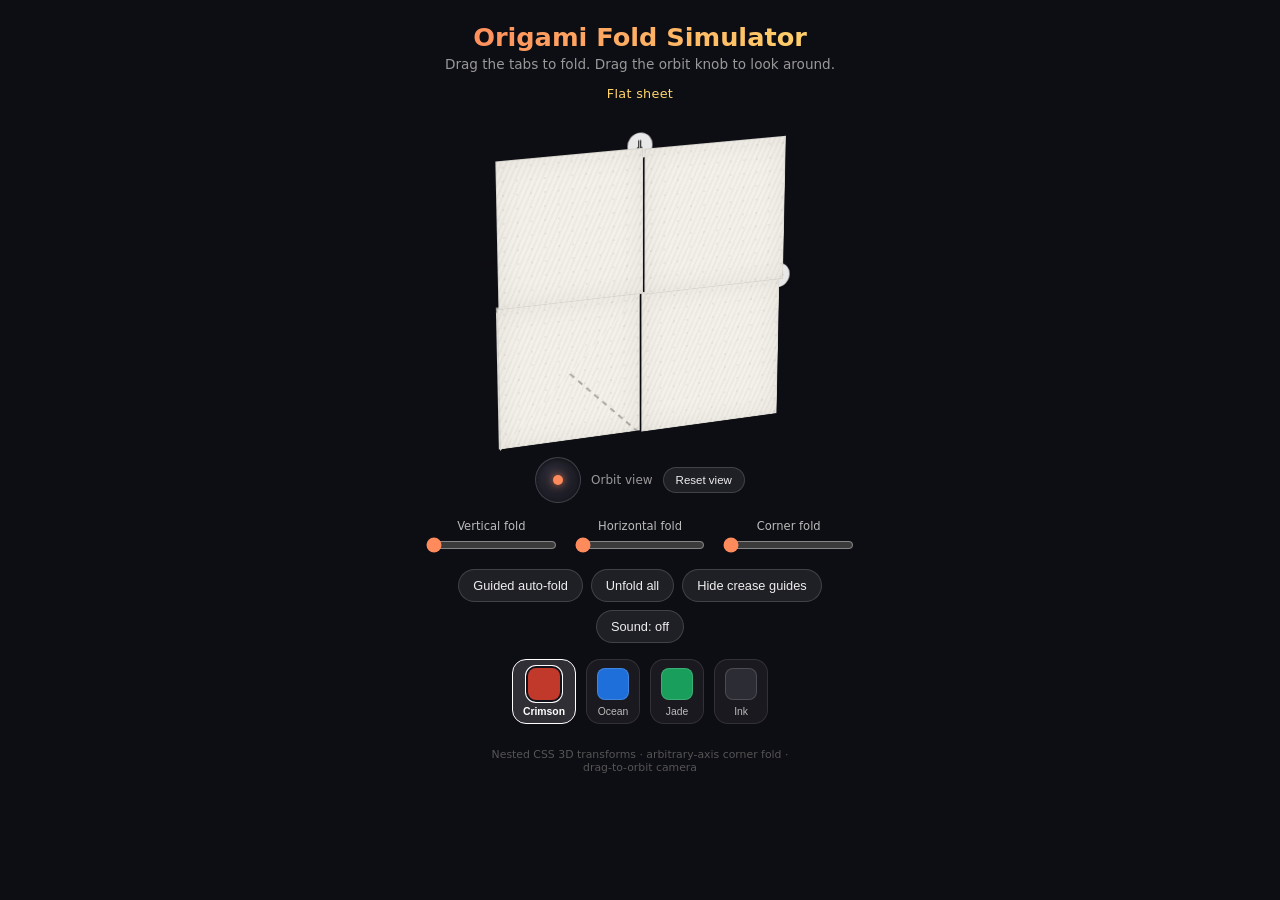
<file: index.html>
<!DOCTYPE html>
<html lang="en">
<head>
<meta charset="UTF-8">
<meta name="viewport" content="width=device-width, initial-scale=1.0">
<title>Origami Fold Simulator</title>
<link rel="stylesheet" href="style.css">
</head>
<body>

  <header>
    <h1>Origami Fold Simulator</h1>
    <p class="subtitle">Drag the tabs to fold. Drag the orbit knob to look around.</p>
  </header>

  <div id="statusLine">Flat sheet</div>

  <div id="stage">
    <div class="scene" id="scene">

      <div class="paper-shadow" id="paperShadow"></div>

      <div class="paper" id="paper">

        <div class="group group-top" id="groupTop">
          <div class="quad quad-tl" id="quadTL">
            <div class="face face-front"></div>
            <div class="face face-back"></div>
          </div>
          <div class="quad quad-tr" id="quadTR">
            <div class="face face-front"></div>
            <div class="face face-back"></div>
          </div>
        </div>

        <div class="group group-bottom" id="groupBottom">
          <div class="quad quad-bl" id="quadBL">
            <div class="face face-front"></div>
            <div class="face face-back"></div>

            <div class="corner-flap" id="cornerFlap">
              <div class="face face-front corner-face"></div>
              <div class="face face-back corner-face"></div>
            </div>
          </div>
          <div class="quad quad-br" id="quadBR">
            <div class="face face-front"></div>
            <div class="face face-back"></div>
          </div>
        </div>

        <div class="crease crease-v"></div>
        <div class="crease crease-h"></div>
        <div class="crease crease-d"></div>

        <div class="handle handle-v" id="handleV" title="Drag to fold left/right">⇤</div>
        <div class="handle handle-h" id="handleH" title="Drag to fold down">⇓</div>
      </div>
    </div>
  </div>

  <div class="orbit-row">
    <div class="orbit-knob" id="orbitKnob" title="Drag to rotate view">
      <div class="orbit-dot"></div>
    </div>
    <span class="orbit-label">Orbit view</span>
    <button id="resetViewBtn">Reset view</button>
  </div>

  <div id="ui">
    <div class="sliders">
      <label>
        Vertical fold
        <input type="range" id="foldVSlider" min="0" max="180" value="0">
      </label>
      <label>
        Horizontal fold
        <input type="range" id="foldHSlider" min="0" max="180" value="0">
      </label>
      <label>
        Corner fold
        <input type="range" id="foldCSlider" min="0" max="180" value="0">
      </label>
    </div>

    <div class="buttons">
      <button id="autoFoldBtn">Guided auto-fold</button>
      <button id="unfoldBtn">Unfold all</button>
      <button id="creaseToggleBtn">Hide crease guides</button>
      <button id="soundBtn">Sound: off</button>
    </div>

    <div class="palette">
      <button class="palette-btn active" data-back="#c0392b">
        <span class="swatch" style="background:#c0392b"></span>
        <span class="palette-label">Crimson</span>
      </button>
      <button class="palette-btn" data-back="#1e6fd9">
        <span class="swatch" style="background:#1e6fd9"></span>
        <span class="palette-label">Ocean</span>
      </button>
      <button class="palette-btn" data-back="#1a9e5c">
        <span class="swatch" style="background:#1a9e5c"></span>
        <span class="palette-label">Jade</span>
      </button>
      <button class="palette-btn" data-back="#2c2c34">
        <span class="swatch" style="background:#2c2c34"></span>
        <span class="palette-label">Ink</span>
      </button>
    </div>
  </div>

  <footer>
    <p>Nested CSS 3D transforms &middot; arbitrary-axis corner fold &middot; drag-to-orbit camera</p>
  </footer>

  <script src="script.js"></script>
</body>
</html>
</file>
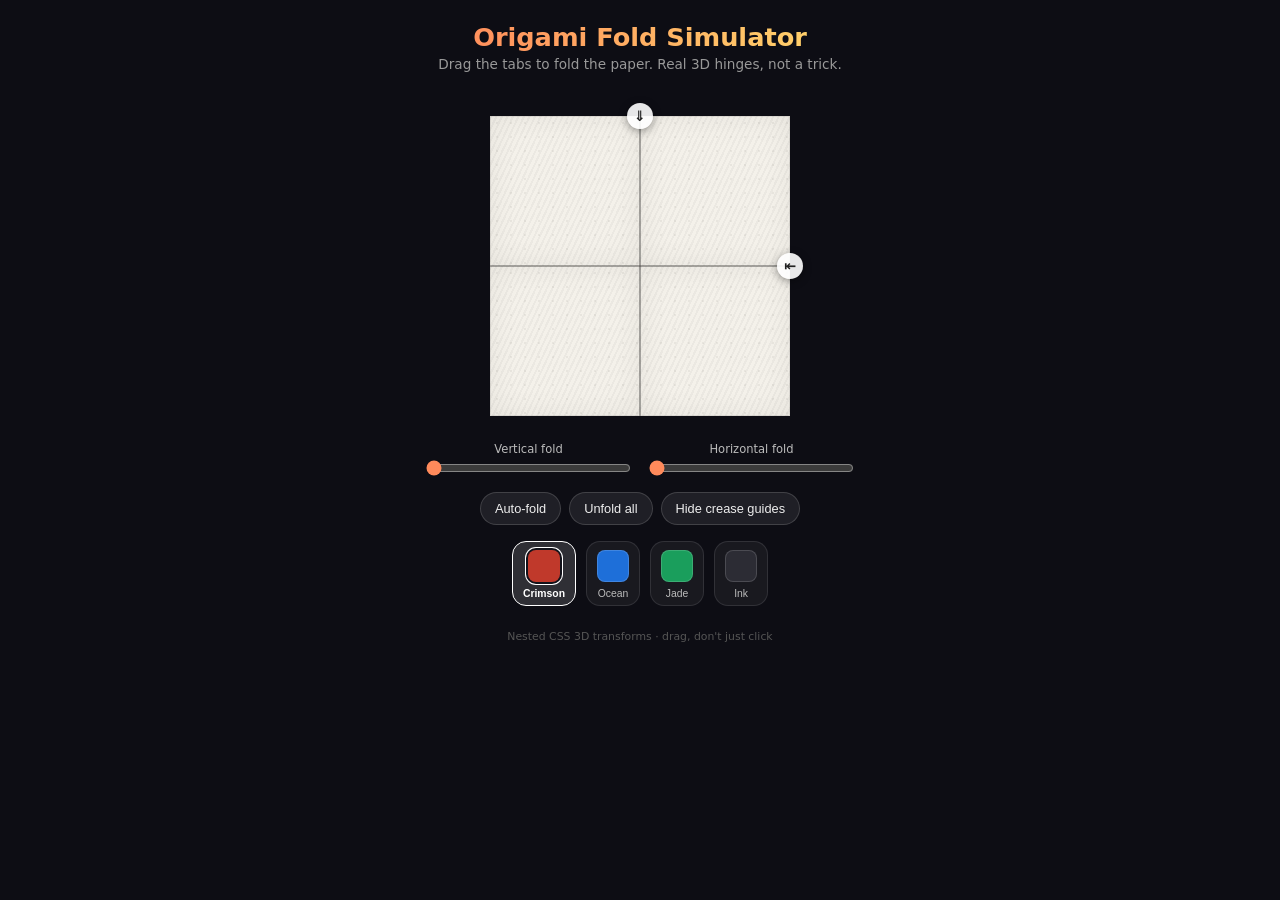
<file: index (2).html>
<!DOCTYPE html>
<html lang="en">
<head>
<meta charset="UTF-8">
<meta name="viewport" content="width=device-width, initial-scale=1.0">
<title>Origami Fold Simulator</title>
<link rel="stylesheet" href="style.css">
</head>
<body>

  <header>
    <h1>Origami Fold Simulator</h1>
    <p class="subtitle">Drag the tabs to fold the paper. Real 3D hinges, not a trick.</p>
  </header>

  <div id="stage">
    <div class="paper" id="paper">

      <div class="group group-top" id="groupTop">
        <div class="quad quad-tl" id="quadTL">
          <div class="face face-front"></div>
          <div class="face face-back"></div>
        </div>
        <div class="quad quad-tr" id="quadTR">
          <div class="face face-front"></div>
          <div class="face face-back"></div>
        </div>
      </div>

      <div class="group group-bottom" id="groupBottom">
        <div class="quad quad-bl" id="quadBL">
          <div class="face face-front"></div>
          <div class="face face-back"></div>
        </div>
        <div class="quad quad-br" id="quadBR">
          <div class="face face-front"></div>
          <div class="face face-back"></div>
        </div>
      </div>

      <div class="crease crease-v"></div>
      <div class="crease crease-h"></div>

      <div class="handle handle-v" id="handleV" title="Drag to fold left/right">⇤</div>
      <div class="handle handle-h" id="handleH" title="Drag to fold down">⇓</div>
    </div>
  </div>

  <div id="ui">
    <div class="sliders">
      <label>
        Vertical fold
        <input type="range" id="foldVSlider" min="0" max="180" value="0">
      </label>
      <label>
        Horizontal fold
        <input type="range" id="foldHSlider" min="0" max="180" value="0">
      </label>
    </div>

    <div class="buttons">
      <button id="autoFoldBtn">Auto-fold</button>
      <button id="unfoldBtn">Unfold all</button>
      <button id="creaseToggleBtn">Hide crease guides</button>
    </div>

    <div class="palette">
      <button class="palette-btn active" data-back="#c0392b">
        <span class="swatch" style="background:#c0392b"></span>
        <span class="palette-label">Crimson</span>
      </button>
      <button class="palette-btn" data-back="#1e6fd9">
        <span class="swatch" style="background:#1e6fd9"></span>
        <span class="palette-label">Ocean</span>
      </button>
      <button class="palette-btn" data-back="#1a9e5c">
        <span class="swatch" style="background:#1a9e5c"></span>
        <span class="palette-label">Jade</span>
      </button>
      <button class="palette-btn" data-back="#2c2c34">
        <span class="swatch" style="background:#2c2c34"></span>
        <span class="palette-label">Ink</span>
      </button>
    </div>
  </div>

  <footer>
    <p>Nested CSS 3D transforms &middot; drag, don't just click</p>
  </footer>

  <script src="script.js"></script>
</body>
</html>
</file>
<file: style.css>
* {
  margin: 0;
  padding: 0;
  box-sizing: border-box;
}

body {
  background: #0d0d14;
  color: #eee;
  font-family: 'Segoe UI', system-ui, sans-serif;
  min-height: 100vh;
  display: flex;
  flex-direction: column;
  align-items: center;
  overflow-x: hidden;
}

header {
  text-align: center;
  padding: 22px 16px 4px;
}

header h1 {
  font-size: 1.6rem;
  font-weight: 600;
  background: linear-gradient(90deg, #ff8a5b, #ffd56b);
  -webkit-background-clip: text;
  background-clip: text;
  color: transparent;
}

.subtitle {
  font-size: 0.85rem;
  color: #999;
  margin-top: 4px;
}

#statusLine {
  margin-top: 10px;
  font-size: 0.8rem;
  color: #ffd56b;
  letter-spacing: 0.3px;
  min-height: 1.2em;
  text-align: center;
}

#stage {
  perspective: 2200px;
  width: 100%;
  display: flex;
  justify-content: center;
  align-items: center;
  padding: 40px 20px 10px;
}

.scene {
  position: relative;
  width: 300px;
  height: 300px;
  transform-style: preserve-3d;
  transition: transform 0.4s ease;
}

.paper-shadow {
  position: absolute;
  left: 50%;
  top: 50%;
  width: 320px;
  height: 60px;
  background: radial-gradient(ellipse at center, rgba(0,0,0,0.55) 0%, transparent 70%);
  transform: translate(-50%, -50%) translateZ(-140px) rotateX(90deg);
  transform-style: preserve-3d;
  filter: blur(4px);
  pointer-events: none;
}

.paper {
  position: relative;
  width: 300px;
  height: 300px;
  transform-style: preserve-3d;
}

.group {
  position: absolute;
  left: 0;
  width: 100%;
  height: 50%;
  transform-style: preserve-3d;
  transition: transform 0.5s cubic-bezier(0.4, 0, 0.2, 1);
}

.group-top {
  top: 0;
  transform-origin: 50% 100%;
}

.group-bottom {
  bottom: 0;
}

.quad {
  position: absolute;
  top: 0;
  width: 50%;
  height: 100%;
  transform-style: preserve-3d;
  transition: transform 0.5s cubic-bezier(0.4, 0, 0.2, 1);
}

.quad-tl, .quad-bl {
  left: 0;
}

.quad-tr, .quad-br {
  left: 50%;
  transform-origin: 0% 50%;
}

.face {
  position: absolute;
  inset: 0;
  backface-visibility: hidden;
}

.face-front {
  background:
    repeating-linear-gradient(115deg, rgba(0,0,0,0.035) 0 2px, transparent 2px 5px),
    radial-gradient(circle, rgba(0,0,0,0.05) 1px, transparent 1px) 0 0 / 14px 14px,
    #f4f1ea;
  box-shadow: inset 0 0 30px rgba(0,0,0,0.06), inset 0 0 0 1px rgba(0,0,0,0.08);
}

.face-back {
  background:
    repeating-linear-gradient(115deg, rgba(255,255,255,0.06) 0 2px, transparent 2px 5px),
    #c0392b;
  box-shadow: inset 0 0 0 1px rgba(0,0,0,0.15);
  transform: rotateY(180deg);
}

/* ---- Corner (diagonal) fold: masked triangle using arbitrary rotation axis ---- */
.corner-flap {
  position: absolute;
  inset: 0;
  transform-style: preserve-3d;
  transform-origin: 50% 50%;
  z-index: 3;
}

.corner-face {
  clip-path: polygon(0% 0%, 100% 0%, 0% 100%);
}

.crease {
  position: absolute;
  background: repeating-linear-gradient(90deg, rgba(0,0,0,0.25) 0 6px, transparent 6px 12px);
  pointer-events: none;
  z-index: 5;
  transition: opacity 0.3s ease;
}

.crease-v {
  top: 0;
  left: 50%;
  width: 2px;
  height: 100%;
  transform: translateX(-1px);
}

.crease-h {
  top: 50%;
  left: 0;
  width: 100%;
  height: 2px;
  background: repeating-linear-gradient(0deg, rgba(0,0,0,0.25) 0 6px, transparent 6px 12px);
  transform: translateY(-1px);
}

.crease-d {
  top: 50%;
  left: 0;
  width: 50%;
  height: 50%;
  background: none;
  border-top: 2px dashed rgba(0,0,0,0.3);
  transform: translateY(0);
  box-sizing: border-box;
  clip-path: none;
}

.crease-d::before {
  content: '';
  position: absolute;
  top: 0;
  left: 0;
  width: 141.4%;
  height: 2px;
  background: repeating-linear-gradient(90deg, rgba(0,0,0,0.3) 0 6px, transparent 6px 12px);
  transform-origin: 0 0;
  transform: rotate(45deg);
}

.crease.hidden-crease {
  display: none;
}

.handle {
  position: absolute;
  z-index: 10;
  background: rgba(255,255,255,0.9);
  color: #222;
  font-size: 0.9rem;
  font-weight: 700;
  width: 26px;
  height: 26px;
  border-radius: 50%;
  display: flex;
  align-items: center;
  justify-content: center;
  cursor: grab;
  box-shadow: 0 2px 8px rgba(0,0,0,0.4);
  user-select: none;
  transition: transform 0.15s ease;
}

.handle:hover {
  transform: scale(1.15);
}

.handle:active {
  cursor: grabbing;
}

.handle-v {
  top: 50%;
  right: -13px;
  transform: translateY(-50%);
}

.handle-h {
  top: -13px;
  left: 50%;
  transform: translateX(-50%);
}

.orbit-row {
  display: flex;
  align-items: center;
  gap: 10px;
  margin-top: 6px;
}

.orbit-knob {
  width: 46px;
  height: 46px;
  border-radius: 50%;
  background: radial-gradient(circle at 35% 30%, #2a2a36, #17171f);
  border: 1px solid rgba(255,255,255,0.15);
  position: relative;
  cursor: grab;
  box-shadow: inset 0 2px 6px rgba(0,0,0,0.5);
}

.orbit-knob:active {
  cursor: grabbing;
}

.orbit-dot {
  position: absolute;
  top: 50%;
  left: 50%;
  width: 10px;
  height: 10px;
  border-radius: 50%;
  background: #ff8a5b;
  transform: translate(-50%, -50%);
  box-shadow: 0 0 8px rgba(255,138,91,0.8);
  pointer-events: none;
}

.orbit-label {
  font-size: 0.75rem;
  color: #999;
}

#resetViewBtn {
  background: rgba(255,255,255,0.08);
  border: 1px solid rgba(255,255,255,0.15);
  color: #eee;
  padding: 6px 12px;
  border-radius: 16px;
  font-size: 0.72rem;
  cursor: pointer;
}

#resetViewBtn:hover {
  background: rgba(255,255,255,0.18);
}

#ui {
  width: 100%;
  max-width: 460px;
  padding: 16px 16px 24px;
  display: flex;
  flex-direction: column;
  gap: 16px;
  align-items: center;
}

.sliders {
  display: flex;
  gap: 18px;
  flex-wrap: wrap;
  justify-content: center;
  font-size: 0.72rem;
  color: #bbb;
  width: 100%;
}

.sliders label {
  display: flex;
  flex-direction: column;
  align-items: center;
  gap: 4px;
  flex: 1;
  min-width: 120px;
}

.sliders input[type="range"] {
  width: 100%;
  accent-color: #ff8a5b;
}

.buttons {
  display: flex;
  gap: 8px;
  flex-wrap: wrap;
  justify-content: center;
}

.buttons button {
  background: rgba(255,255,255,0.08);
  border: 1px solid rgba(255,255,255,0.15);
  color: #eee;
  padding: 8px 14px;
  border-radius: 20px;
  font-size: 0.8rem;
  cursor: pointer;
  transition: background 0.15s ease;
}

.buttons button:hover {
  background: rgba(255,255,255,0.18);
}

.buttons button.active {
  background: linear-gradient(90deg, #00c6ff, #0072ff);
  color: #fff;
  font-weight: 600;
  border-color: transparent;
}

.palette {
  display: flex;
  gap: 10px;
  flex-wrap: wrap;
  justify-content: center;
}

.palette-btn {
  display: flex;
  flex-direction: column;
  align-items: center;
  gap: 6px;
  background: rgba(255,255,255,0.05);
  border: 1px solid rgba(255,255,255,0.1);
  border-radius: 14px;
  padding: 8px 10px 6px;
  cursor: pointer;
  transition: all 0.15s ease;
}

.palette-btn:hover {
  background: rgba(255,255,255,0.1);
  transform: translateY(-2px);
}

.palette-btn.active {
  border-color: #fff;
  background: rgba(255,255,255,0.14);
}

.swatch {
  width: 32px;
  height: 32px;
  border-radius: 8px;
  display: block;
  box-shadow: inset 0 0 0 1px rgba(255,255,255,0.15);
}

.palette-btn.active .swatch {
  box-shadow: 0 0 0 2px #12121a, 0 0 0 3px #fff;
}

.palette-label {
  font-size: 0.65rem;
  color: #bbb;
}

.palette-btn.active .palette-label {
  color: #fff;
  font-weight: 600;
}

footer {
  font-size: 0.68rem;
  color: #555;
  padding-bottom: 16px;
  text-align: center;
  max-width: 320px;
}

@media (max-width: 420px) {
  .paper { width: 240px; height: 240px; }
  .paper-shadow { width: 260px; }
}
</file>
